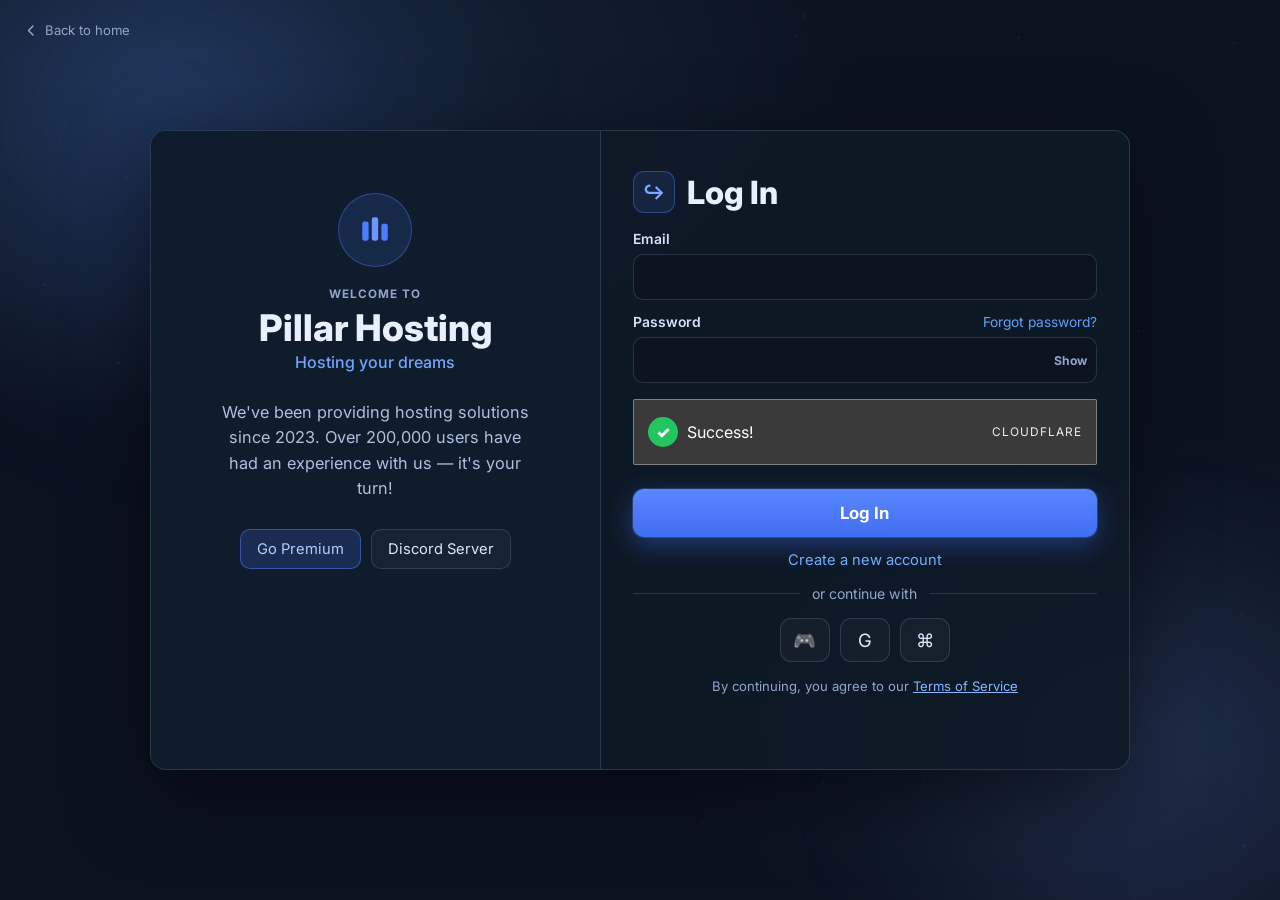
<file: profile/index.html>
<!DOCTYPE html>
<html lang="en">
<head>
  <meta charset="UTF-8" />
  <meta name="viewport" content="width=device-width, initial-scale=1.0" />
  <title>Redirecting...</title>
  <meta http-equiv="refresh" content="0; url=../dashboard.html#profile" />
</head>
<body>
  <script>
    // Fallback redirect for hosts that do not support client-side route rewrites.
    window.location.replace('../dashboard.html#profile');
  </script>
</body>
</html>
</file>
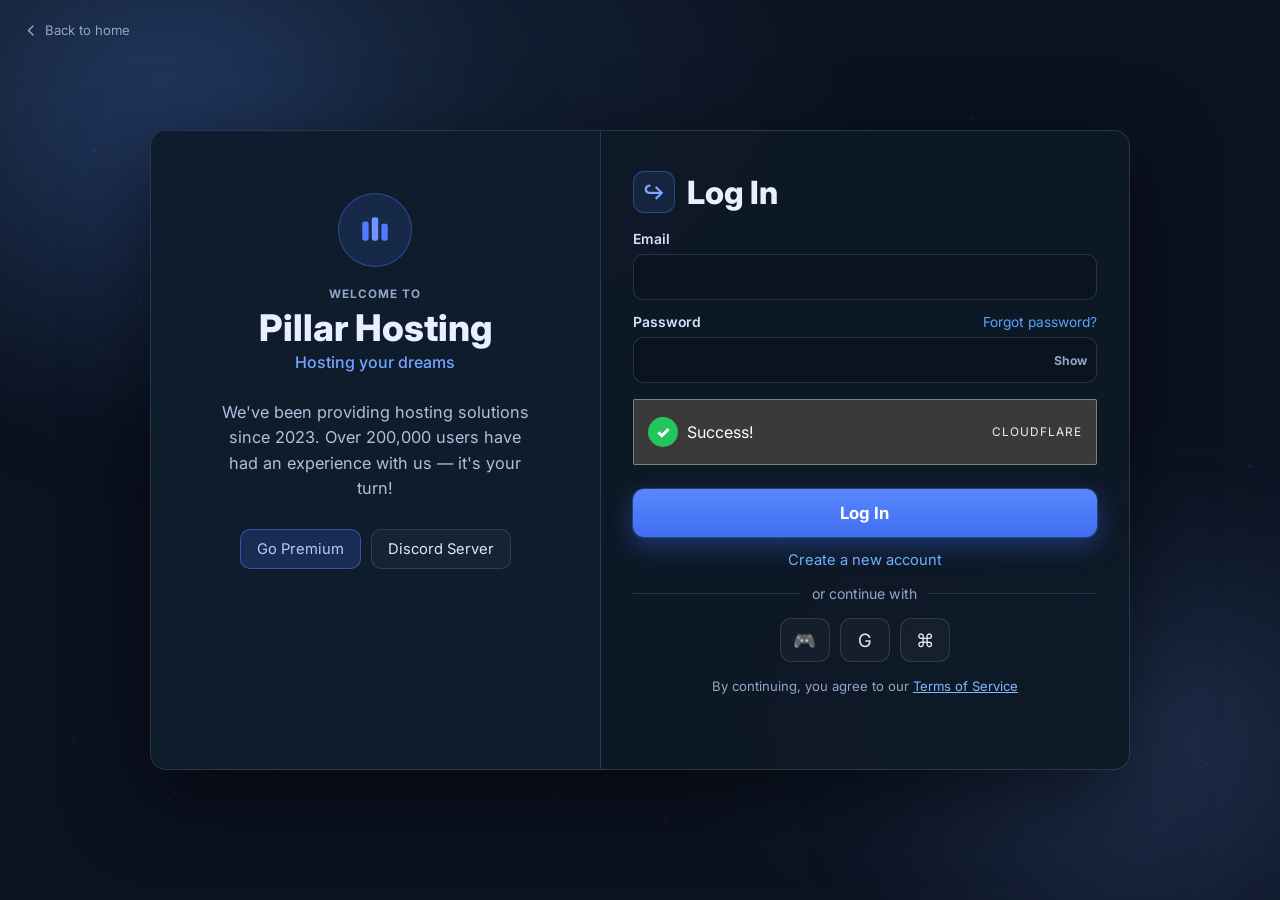
<file: dashboard.html>
<!DOCTYPE html>
<html lang="en">
<head>
  <meta charset="UTF-8" />
  <meta name="viewport" content="width=device-width, initial-scale=1.0" />
  <title>Pillar Hosting — Dashboard</title>
  <link rel="stylesheet" href="dashboard.css" />
  <link href="https://fonts.googleapis.com/css2?family=Inter:wght@300;400;500;600;700;800;900&display=swap" rel="stylesheet" />
</head>
<body>

  <!-- ─── SIDEBAR ─────────────────────────────────────────────────────── -->
  <aside class="sidebar" id="sidebar">
    <div class="sidebar-top">
      <a href="index.html" class="sidebar-logo">
        <svg viewBox="0 0 32 32" fill="none" class="logo-svg">
          <rect x="4"  y="8"  width="6" height="18" rx="2" fill="#4f7cff"/>
          <rect x="13" y="4"  width="6" height="22" rx="2" fill="#6f93ff"/>
          <rect x="22" y="10" width="6" height="16" rx="2" fill="#4f7cff"/>
        </svg>
        <div class="sidebar-brand-text">
          <span class="brand-name">Wispbyte</span>
          <span class="brand-sub">Hosting your dreams</span>
        </div>
      </a>

      <button class="sidebar-collapse" type="button" onclick="toggleSidebar()">
        <span>«</span>
        <span>Collapse</span>
      </button>

      <nav class="sidebar-nav">
        <div class="nav-group-label">MAIN <span>⌄</span></div>
        <a href="#" class="nav-item active" data-page="overview">
          <svg class="ni-icon" viewBox="0 0 20 20" fill="none"><path d="M3 9.5L10 4l7 5.5v6.5H3V9.5z" fill="currentColor"/></svg>
          <span>Dashboard</span>
          <span class="nav-badge" id="navBadgeOverview" style="display:none"></span>
        </a>
        <a href="#" class="nav-item nav-muted">
          <svg class="ni-icon" viewBox="0 0 20 20" fill="none"><rect x="3" y="4" width="14" height="12" rx="2" stroke="currentColor" stroke-width="1.6"/><path d="M3 8h14" stroke="currentColor" stroke-width="1.6"/></svg>
          <span>Billing</span>
        </a>
        <a href="#" class="nav-item nav-muted">
          <svg class="ni-icon" viewBox="0 0 20 20" fill="none"><circle cx="7" cy="8" r="2.3" fill="currentColor"/><circle cx="13" cy="8" r="2.3" fill="currentColor" opacity=".72"/><path d="M3.5 15c0-2.4 2-4.1 4.5-4.1S12.5 12.6 12.5 15" stroke="currentColor" stroke-width="1.5" stroke-linecap="round"/><path d="M9 15c.1-2 1.8-3.4 4-3.4 2.1 0 3.8 1.4 4 3.4" stroke="currentColor" stroke-width="1.5" stroke-linecap="round" opacity=".72"/></svg>
          <span>Friends</span>
        </a>
        <a href="#" class="nav-item" data-page="projects">
          <svg class="ni-icon" viewBox="0 0 20 20" fill="none"><rect x="2" y="3" width="16" height="14" rx="2" stroke="currentColor" stroke-width="1.7"/><path d="M7 3v14M2 8h5M2 13h5" stroke="currentColor" stroke-width="1.7" stroke-linecap="round"/></svg>
          <span>Your Servers</span>
          <span class="nav-badge" id="navBadgeProjects"></span>
        </a>
        <a href="#" class="nav-item nav-store" data-page="addons">
          <svg class="ni-icon" viewBox="0 0 20 20" fill="none"><path d="M6.5 8L10 3l3.5 5" stroke="currentColor" stroke-width="1.7" stroke-linecap="round" stroke-linejoin="round"/><rect x="4" y="8" width="12" height="8" rx="2" stroke="currentColor" stroke-width="1.7"/></svg>
          <span>Store</span>
        </a>
        <a href="#" class="nav-item nav-create" data-page="deploy">
          <svg class="ni-icon" viewBox="0 0 20 20" fill="none"><path d="M10 4v12M4 10h12" stroke="currentColor" stroke-width="1.8" stroke-linecap="round"/></svg>
          <span>Create Server</span>
        </a>

        <div class="nav-group-label" style="margin-top:16px">SERVERS <span>⌄</span></div>
        <a href="#" class="nav-item" data-page="console">
          <svg class="ni-icon" viewBox="0 0 20 20" fill="none"><rect x="2" y="4" width="16" height="12" rx="2" stroke="currentColor" stroke-width="1.7"/><path d="M6 8l3 2.5L6 13M11 13h4" stroke="currentColor" stroke-width="1.7" stroke-linecap="round" stroke-linejoin="round"/></svg>
          <span>Console</span>
        </a>
        <a href="#" class="nav-item" data-page="files">
          <svg class="ni-icon" viewBox="0 0 20 20" fill="none"><path d="M4 3h7l4 4v10H4V3z" stroke="currentColor" stroke-width="1.7"/><path d="M11 3v4h4" stroke="currentColor" stroke-width="1.7"/></svg>
          <span>Files</span>
        </a>
        <a href="#" class="nav-item" data-page="backups">
          <svg class="ni-icon" viewBox="0 0 20 20" fill="none"><path d="M10 3v10M6 9l4 4 4-4" stroke="currentColor" stroke-width="1.7" stroke-linecap="round" stroke-linejoin="round"/><path d="M4 15h12" stroke="currentColor" stroke-width="1.7" stroke-linecap="round"/></svg>
          <span>Backups</span>
        </a>

        <div class="nav-group-label" style="margin-top:16px">ACCOUNT <span>⌄</span></div>
        <a href="#" class="nav-item" data-page="settings">
          <svg class="ni-icon" viewBox="0 0 20 20" fill="none"><circle cx="10" cy="10" r="2.5" stroke="currentColor" stroke-width="1.7"/><path d="M10 2v2M10 16v2M2 10h2M16 10h2M4.22 4.22l1.42 1.42M14.36 14.36l1.42 1.42M4.22 15.78l1.42-1.42M14.36 5.64l1.42-1.42" stroke="currentColor" stroke-width="1.7" stroke-linecap="round"/></svg>
          <span>Profile</span>
        </a>
        <a href="#" class="nav-item" data-page="settings">
          <svg class="ni-icon" viewBox="0 0 20 20" fill="none"><circle cx="10" cy="10" r="2.5" stroke="currentColor" stroke-width="1.7"/><path d="M10 2v2M10 16v2M2 10h2M16 10h2M4.22 4.22l1.42 1.42M14.36 14.36l1.42 1.42M4.22 15.78l1.42-1.42M14.36 5.64l1.42-1.42" stroke="currentColor" stroke-width="1.7" stroke-linecap="round"/></svg>
          <span>Settings</span>
        </a>
        <a href="#" class="nav-item nav-muted">
          <svg class="ni-icon" viewBox="0 0 20 20" fill="none"><rect x="4" y="3" width="12" height="14" rx="2" stroke="currentColor" stroke-width="1.6"/><path d="M7 8h6M7 11h6" stroke="currentColor" stroke-width="1.5" stroke-linecap="round"/></svg>
          <span>Invoices</span>
        </a>
        <a href="#" class="nav-item nav-muted">
          <svg class="ni-icon" viewBox="0 0 20 20" fill="none"><path d="M10 16v-5" stroke="currentColor" stroke-width="1.6" stroke-linecap="round"/><circle cx="10" cy="6" r="1" fill="currentColor"/><circle cx="10" cy="10" r="7" stroke="currentColor" stroke-width="1.6"/></svg>
          <span>Support</span>
        </a>

        <div class="nav-group-label" style="margin-top:16px">SYSTEM <span>⌄</span></div>
        <a href="#" class="nav-item nav-muted">
          <svg class="ni-icon" viewBox="0 0 20 20" fill="none"><circle cx="5" cy="10" r="1.8" fill="currentColor"/><circle cx="15" cy="6" r="1.8" fill="currentColor"/><circle cx="15" cy="14" r="1.8" fill="currentColor"/><path d="M6.6 9.3L13.4 6.7M6.6 10.7l6.8 2.6" stroke="currentColor" stroke-width="1.5"/></svg>
          <span>Node Status</span>
        </a>
        <a href="#" class="nav-item nav-danger">
          <svg class="ni-icon" viewBox="0 0 20 20" fill="none"><path d="M5 6h10M7 6V4h6v2M7.5 8v7M12.5 8v7" stroke="currentColor" stroke-width="1.7" stroke-linecap="round"/><rect x="6" y="6" width="8" height="10" rx="1.5" stroke="currentColor" stroke-width="1.7"/></svg>
          <span>Delete Servers</span>
        </a>
      </nav>
    </div>

    <div class="sidebar-bottom">
      <div class="sidebar-theme-pill">🎮 Wispbyte Theme</div>
      <div class="user-card" id="userCard">
        <div class="user-avatar" id="userAvatar">?</div>
        <div class="user-meta">
          <span class="user-name" id="userName">Loading...</span>
          <span class="user-plan" id="userPlan">Free Plan</span>
        </div>
        <button class="user-menu-btn" onclick="toggleUserMenu()" title="Account menu">
          <svg viewBox="0 0 20 20" fill="none"><circle cx="10" cy="5" r="1.5" fill="currentColor"/><circle cx="10" cy="10" r="1.5" fill="currentColor"/><circle cx="10" cy="15" r="1.5" fill="currentColor"/></svg>
        </button>
        <div class="user-dropdown" id="userDropdown">
          <a href="#" onclick="navigateTo('settings'); return false;">Settings</a>
          <a href="index.html">Home</a>
          <div class="ud-divider"></div>
          <a href="#" onclick="Auth.logout(); return false;" class="ud-logout">Logout</a>
        </div>
      </div>
      <div class="sidebar-credit">© A David Dobos Production</div>
    </div>
  </aside>

  <!-- Sidebar overlay (mobile) -->
  <div class="sidebar-overlay" id="sidebarOverlay" onclick="closeSidebar()"></div>

  <!-- ─── MAIN ─────────────────────────────────────────────────────────── -->
  <div class="main-wrap" id="mainWrap">

    <!-- TOPBAR -->
    <header class="topbar">
      <div class="topbar-left">
        <button class="topbar-burger" onclick="toggleSidebar()">
          <svg viewBox="0 0 20 20" fill="none"><path d="M3 5h14M3 10h14M3 15h14" stroke="currentColor" stroke-width="1.8" stroke-linecap="round"/></svg>
        </button>
        <div class="topbar-breadcrumb">
          <span class="tb-app">Pillar</span>
          <svg viewBox="0 0 16 16" fill="none"><path d="M6 3l5 5-5 5" stroke="currentColor" stroke-width="1.5" stroke-linecap="round" stroke-linejoin="round"/></svg>
          <span class="tb-page" id="topbarPage">Overview</span>
        </div>
      </div>
      <div class="topbar-right">
        <div class="topbar-clock" id="topbarClock">--:--</div>
        <div class="topbar-status">
          <span class="status-dot-g"></span>
          <span>All systems operational</span>
        </div>
        <button class="topbar-icon-btn notif-btn" onclick="toggleNotifications()" title="Notifications">
          <svg viewBox="0 0 20 20" fill="none"><path d="M10 2a6 6 0 00-6 6v3l-2 3h16l-2-3V8a6 6 0 00-6-6z" stroke="currentColor" stroke-width="1.7"/><path d="M8 16a2 2 0 004 0" stroke="currentColor" stroke-width="1.7"/></svg>
          <span class="notif-count" id="notifCount" style="display:none">0</span>
        </button>
        <div class="notif-panel" id="notifPanel">
          <div class="np-header">
            <span>Notifications</span>
            <button onclick="clearNotifications()" class="np-clear">Clear all</button>
          </div>
          <div class="np-list" id="notifList">
            <div class="np-empty">No new notifications</div>
          </div>
        </div>
        <button class="topbar-icon-btn" onclick="Auth.logout()" title="Logout">
          <svg viewBox="0 0 20 20" fill="none"><path d="M13 3h4v14h-4M9 14l4-4-4-4M13 10H5" stroke="currentColor" stroke-width="1.7" stroke-linecap="round" stroke-linejoin="round"/></svg>
        </button>
      </div>
    </header>

    <!-- ── OVERVIEW PAGE ─────────────────────────────────────────────── -->
    <div class="page active" id="page-overview">
      <div class="page-header">
        <div>
          <h1 class="page-title" id="welcomeMsg">Welcome back!</h1>
          <p class="page-sub">Here's what's happening with your projects today.</p>
        </div>
        <button class="btn-primary-sm" onclick="navigateTo('deploy')">+ New Project</button>
      </div>

      <div class="stat-cards" id="overviewStats">
        <div class="stat-card" data-card-anim style="--i:0">
          <div class="sc-icon purple">PRJ</div>
          <div class="sc-info">
            <span class="sc-val" id="scProjects">0</span>
            <span class="sc-lbl">Active Projects</span>
          </div>
          <div class="sc-trend up">↑ 0%</div>
        </div>
        <div class="stat-card" data-card-anim style="--i:1">
          <div class="sc-icon green">UP</div>
          <div class="sc-info">
            <span class="sc-val">99.9<small>%</small></span>
            <span class="sc-lbl">Uptime</span>
          </div>
          <div class="sc-trend up">↑ Stable</div>
        </div>
        <div class="stat-card" data-card-anim style="--i:2">
          <div class="sc-icon blue">RAM</div>
          <div class="sc-info">
            <span class="sc-val" id="scRam">0 MB</span>
            <span class="sc-lbl">RAM Used</span>
          </div>
          <div class="sc-trend neutral">→ Normal</div>
        </div>
        <div class="stat-card" data-card-anim style="--i:3">
          <div class="sc-icon orange">REQ</div>
          <div class="sc-info">
            <span class="sc-val" id="scReqs">0</span>
            <span class="sc-lbl">Requests Today</span>
          </div>
          <div class="sc-trend up">↑ Live</div>
        </div>
      </div>

      <div class="dash-grid">
        <div class="dash-col-main">
          <div class="section-card">
            <div class="sc-header">
              <h2>Your Projects</h2>
              <button class="sc-action" onclick="navigateTo('projects')">View all →</button>
            </div>
            <div id="overviewProjectsList"></div>
          </div>

          <div class="section-card">
            <div class="sc-header"><h2>Activity Log</h2></div>
            <div class="activity-list" id="activityList">
              <div class="activity-empty">No activity yet.</div>
            </div>
          </div>
        </div>

        <div class="dash-col-side">
          <div class="section-card">
            <div class="sc-header"><h2>Quick Deploy</h2></div>
            <div class="quick-deploy-grid">
              <button class="qd-btn" onclick="quickDeploy('Web App')"><span class="qd-icon" aria-label="Web App">🌐</span>Web App</button>
              <button class="qd-btn" onclick="quickDeploy('Discord Bot')"><span class="qd-icon" aria-label="Discord Bot">🤖</span>Discord Bot</button>
            </div>
          </div>

          <div class="section-card">
            <div class="sc-header"><h2>Resource Usage</h2></div>
            <div class="resource-bars">
              <div class="resource-item">
                <div class="ri-label"><span>CPU</span><span id="cpuVal">0%</span></div>
                <div class="ri-bar"><div class="ri-fill cpu" id="cpuBar"></div></div>
              </div>
              <div class="resource-item">
                <div class="ri-label"><span>RAM</span><span id="ramVal">0%</span></div>
                <div class="ri-bar"><div class="ri-fill ram" id="ramBar"></div></div>
              </div>
              <div class="resource-item">
                <div class="ri-label"><span>Network</span><span id="netVal">0 KB/s</span></div>
                <div class="ri-bar"><div class="ri-fill net" id="netBar"></div></div>
              </div>
              <div class="resource-item">
                <div class="ri-label"><span>Storage</span><span id="stoVal">0%</span></div>
                <div class="ri-bar"><div class="ri-fill sto" id="stoBar"></div></div>
              </div>
            </div>
          </div>
        </div>
      </div>
    </div>

    <!-- ── PROJECTS PAGE ─────────────────────────────────────────────── -->
    <div class="page" id="page-projects">
      <div class="page-header">
        <div>
          <h1 class="page-title">Projects</h1>
          <p class="page-sub">Manage and monitor all your deployments.</p>
        </div>
        <div class="page-header-actions">
          <div class="search-wrap">
            <svg viewBox="0 0 20 20" fill="none"><circle cx="8.5" cy="8.5" r="5.5" stroke="currentColor" stroke-width="1.7"/><path d="M13 13l4 4" stroke="currentColor" stroke-width="1.7" stroke-linecap="round"/></svg>
            <input type="text" id="projectSearch" placeholder="Search projects..." oninput="filterProjects()" />
          </div>
          <button class="btn-primary-sm" onclick="navigateTo('deploy')">+ New Project</button>
        </div>
      </div>
      <div id="projectsGrid" class="projects-grid"></div>
    </div>

    <!-- ── CONSOLE PAGE ──────────────────────────────────────────────── -->
    <div class="page" id="page-console">
      <div class="page-header">
        <div>
          <h1 class="page-title">Console</h1>
          <p class="page-sub">Live terminal output for your deployments.</p>
        </div>
        <div class="page-header-actions">
          <select class="form-select" id="consoleProjectSelect" onchange="switchConsoleProject()">
            <option value="">Select a project...</option>
          </select>
        </div>
      </div>
      <div class="console-wrap">
        <div class="console-toolbar">
          <div class="ct-left">
            <span class="ct-dot red"></span>
            <span class="ct-dot yellow"></span>
            <span class="ct-dot green"></span>
            <span class="ct-title" id="consoleTitle">No project selected</span>
          </div>
          <div class="ct-right">
            <button class="ct-btn" onclick="clearConsole()">Clear</button>
            <button class="ct-btn" onclick="copyConsole()">Copy</button>
            <button class="ct-btn" onclick="downloadLogs()">Download Logs</button>
          </div>
        </div>
        <div class="console-body" id="consoleBody">
          <div class="console-placeholder">Select a project to view its console output.</div>
        </div>
        <div class="console-input-row">
          <span class="ci-prompt">$</span>
          <input type="text" class="ci-input" id="consoleInput" placeholder="Enter command..." onkeydown="handleConsoleCmd(event)" />
          <button class="ci-run" onclick="runConsoleCmd()">Run</button>
        </div>
      </div>
    </div>

    <!-- ── FILES PAGE ────────────────────────────────────────────────── -->
    <div class="page" id="page-files">
      <div class="page-header">
        <div>
          <h1 class="page-title">Files</h1>
          <p class="page-sub">Browse and manage project files.</p>
        </div>
        <div class="page-header-actions">
          <select class="form-select" id="filesProjectSelect" onchange="loadFiles()"></select>
          <button class="btn-primary-sm" onclick="uploadFileDialog()">Upload</button>
        </div>
      </div>
      <div class="files-card">
        <div class="files-breadcrumb" id="filesBreadcrumb">/ root</div>
        <table class="data-table" id="filesTable">
          <thead><tr><th>Name</th><th>Size</th><th>Modified</th><th>Actions</th></tr></thead>
          <tbody id="filesBody"></tbody>
        </table>
      </div>
    </div>

    <!-- ── ADDONS PAGE ───────────────────────────────────────────────── -->
    <div class="page" id="page-addons">
      <div class="page-header">
        <div>
          <h1 class="page-title">Addons</h1>
          <p class="page-sub">Extend your projects with powerful integrations.</p>
        </div>
      </div>
      <div class="addons-grid" id="addonsGrid"></div>
    </div>

    <!-- ── BACKUPS PAGE ──────────────────────────────────────────────── -->
    <div class="page" id="page-backups">
      <div class="page-header">
        <div>
          <h1 class="page-title">Backups</h1>
          <p class="page-sub">Automatic and manual snapshots of your projects.</p>
        </div>
        <button class="btn-primary-sm" onclick="createBackup()">+ Create Backup</button>
      </div>
      <div class="section-card">
        <table class="data-table">
          <thead><tr><th>Backup</th><th>Project</th><th>Size</th><th>Created</th><th>Actions</th></tr></thead>
          <tbody id="backupsBody"></tbody>
        </table>
      </div>
    </div>

    <!-- ── DEPLOY PAGE ───────────────────────────────────────────────── -->
    <div class="page" id="page-deploy">
      <div class="page-header">
        <div>
          <h1 class="page-title">Deploy</h1>
          <p class="page-sub">Launch a new project in seconds.</p>
        </div>
      </div>
      <div class="deploy-layout">
        <div class="deploy-form-card">
          <h2>Project Details</h2>
          <div class="form-group">
            <label>Server Name <span class="label-hint">(optional)</span></label>
            <input type="text" class="form-input" id="deployName" placeholder="my-awesome-app" />
          </div>
          <div class="form-group">
            <label>What are we making?</label>
            <div class="category-picker" id="categoryPicker">
              <button class="category-btn active" data-category="webapp" data-default-type="Flask"><span class="qd-icon" aria-label="Web App">🌐</span><div><strong>Web App</strong><span>Flask, Django, FastAPI, Express, Koa</span></div></button>
              <button class="category-btn" data-category="discord" data-default-type="Python"><span class="qd-icon" aria-label="Discord Bot">🤖</span><div><strong>Discord Bot</strong><span>Python, NodeJS, Bun, Java</span></div></button>
            </div>
            <label>What type?</label>
            <div class="type-picker" id="typePicker"></div>
            <button class="type-back" id="typeBack" type="button" style="display:none">← Back</button>
          </div>
          <div class="form-group">
            <label>Deployment Method</label>
            <div class="method-tabs" id="methodTabs">
              <button class="method-tab active" data-method="github"><svg class="method-icon" viewBox="0 0 24 24" aria-hidden="true"><circle cx="6" cy="6" r="2" fill="currentColor"/><circle cx="18" cy="8" r="2" fill="currentColor"/><circle cx="8" cy="18" r="2" fill="currentColor"/><path d="M7.6 7.3l8 1.4M7.3 7.8l-.8 8M16.4 9.3l-6.8 7.1" stroke="currentColor" stroke-width="1.6" fill="none" stroke-linecap="round"/></svg>GitHub Import</button>
              <button class="method-tab" data-method="upload"><svg class="method-icon" viewBox="0 0 24 24" aria-hidden="true"><path d="M12 4v10M8.5 7.5L12 4l3.5 3.5" stroke="currentColor" stroke-width="1.8" fill="none" stroke-linecap="round" stroke-linejoin="round"/><rect x="4" y="14" width="16" height="6" rx="2" fill="none" stroke="currentColor" stroke-width="1.6"/></svg>File Upload</button>
              <button class="method-tab" data-method="zip"><svg class="method-icon" viewBox="0 0 24 24" aria-hidden="true"><rect x="4" y="5" width="16" height="14" rx="2" fill="none" stroke="currentColor" stroke-width="1.6"/><path d="M12 6v12" stroke="currentColor" stroke-width="1.4" stroke-dasharray="2 2"/><path d="M8 10h2M8 14h2" stroke="currentColor" stroke-width="1.6" stroke-linecap="round"/></svg>Direct ZIP</button>
            </div>
          </div>
          <div class="form-group" id="repoGroup">
            <label>Repository URL</label>
            <input type="text" class="form-input" id="deployRepo" placeholder="https://github.com/user/repo" />
          </div>
          <div class="form-group">
            <label>Environment Variables <span class="label-hint">(optional)</span></label>
            <textarea class="form-input form-textarea" id="deployEnv" placeholder="PORT=3000&#10;NODE_ENV=production"></textarea>
          </div>
          <div class="form-group">
            <label>Plan</label>
            <div class="plan-picker">
              <label class="plan-radio active" id="planFree"><input type="radio" name="plan" value="free" checked /> Free Forever — 512MB RAM · 1 vCPU · Always $0</label>
            </div>
          </div>
          <button class="btn-deploy" id="btnDeploy" onclick="deployProject()">
            <span id="deployBtnText">Deploy Project</span>
          </button>
        </div>
        <div class="deploy-preview-card">
          <h2>Deployment Preview</h2>
          <div class="deploy-preview" id="deployPreview">
            <div class="dp-row"><span class="dp-k">Name</span><span class="dp-v" id="dpName">—</span></div>
            <div class="dp-row"><span class="dp-k">Type</span><span class="dp-v" id="dpType">Flask</span></div>
            <div class="dp-row"><span class="dp-k">Method</span><span class="dp-v" id="dpMethod">GitHub Import</span></div>
            <div class="dp-row"><span class="dp-k">Plan</span><span class="dp-v" id="dpPlan">Free</span></div>
            <div class="dp-row"><span class="dp-k">Status</span><span class="dp-v"><span class="tag-ready">Ready to deploy</span></span></div>
          </div>
          <div class="deploy-log" id="deployLog" style="display:none">
            <div class="dl-header">Deploy Log</div>
            <div class="dl-body" id="deployLogBody"></div>
          </div>
        </div>
      </div>
    </div>

    <!-- ── PROJECT MANAGER PAGE ─────────────────────────────────────── -->
    <div class="page" id="page-manage">
      <div class="page-header">
        <div>
          <h1 class="page-title" id="manageProjectTitle">Project Manager</h1>
          <p class="page-sub" id="manageProjectSub">Manage runtime, files, packages, and startup for a selected project.</p>
        </div>
        <button class="btn-primary-sm" onclick="navigateTo('projects')">← Back to Projects</button>
      </div>

      <div class="manage-shell" id="manageShell">
        <div class="manage-empty">
          <h3>No project selected</h3>
          <p>Open the Projects page and click Manage Project on any project.</p>
        </div>
      </div>
    </div>

    <!-- ── SETTINGS PAGE ─────────────────────────────────────────────── -->
    <div class="page" id="page-settings">
      <div class="page-header">
        <div>
          <h1 class="page-title">Settings</h1>
          <p class="page-sub">Manage your account and preferences.</p>
        </div>
      </div>
      <div class="settings-layout">
        <div class="settings-card">
          <h2>Profile</h2>
          <div class="profile-avatar-row">
            <div class="big-avatar" id="bigAvatar">?</div>
            <div>
              <p style="font-weight:600;color:#fff" id="profileNameDisplay">—</p>
              <p style="font-size:0.8rem;color:var(--muted)" id="profileEmailDisplay">—</p>
            </div>
          </div>
          <div class="form-group"><label>Display Name</label><input type="text" class="form-input" id="settingName" /></div>
          <div class="form-group"><label>Email Address</label><input type="email" class="form-input" id="settingEmail" /></div>
          <button class="btn-save" onclick="saveProfile()">Save Changes</button>
          <div class="save-msg" id="profileMsg" style="display:none"></div>
        </div>

        <div class="settings-card">
          <h2>Security</h2>
          <div class="form-group"><label>Current Password</label><input type="password" class="form-input" id="settingOldPass" placeholder="••••••••" /></div>
          <div class="form-group"><label>New Password</label><input type="password" class="form-input" id="settingNewPass" placeholder="Min. 6 characters" /></div>
          <div class="form-group"><label>Confirm New Password</label><input type="password" class="form-input" id="settingConfPass" placeholder="••••••••" /></div>
          <button class="btn-save" onclick="changePassword()">Update Password</button>
          <div class="save-msg" id="passMsg" style="display:none"></div>
        </div>

        <div class="settings-card">
          <h2>Subscription</h2>
          <div class="plan-display" id="planDisplay">
            <div class="pd-pill free">FREE FOREVER</div>
            <div>
              <p class="pd-name">Pillar Free</p>
              <p class="pd-desc">Unlimited projects · 512 MB RAM · Always $0</p>
            </div>
          </div>
          <p style="font-size:0.82rem;color:var(--muted);margin-top:8px">Pillar Hosting is completely free. No upgrades, no credit card ever.</p>
        </div>

        <div class="settings-card danger-zone">
          <h2>Danger Zone</h2>
          <p>Permanently delete your account and all data. This action cannot be undone.</p>
          <button class="btn-danger" onclick="confirmDeleteAccount()">Delete Account</button>
        </div>
      </div>
    </div>

  </div><!-- /main-wrap -->

  <script src="auth.js"></script>
  <script src="dashboard.js"></script>
</body>
</html>
</file>
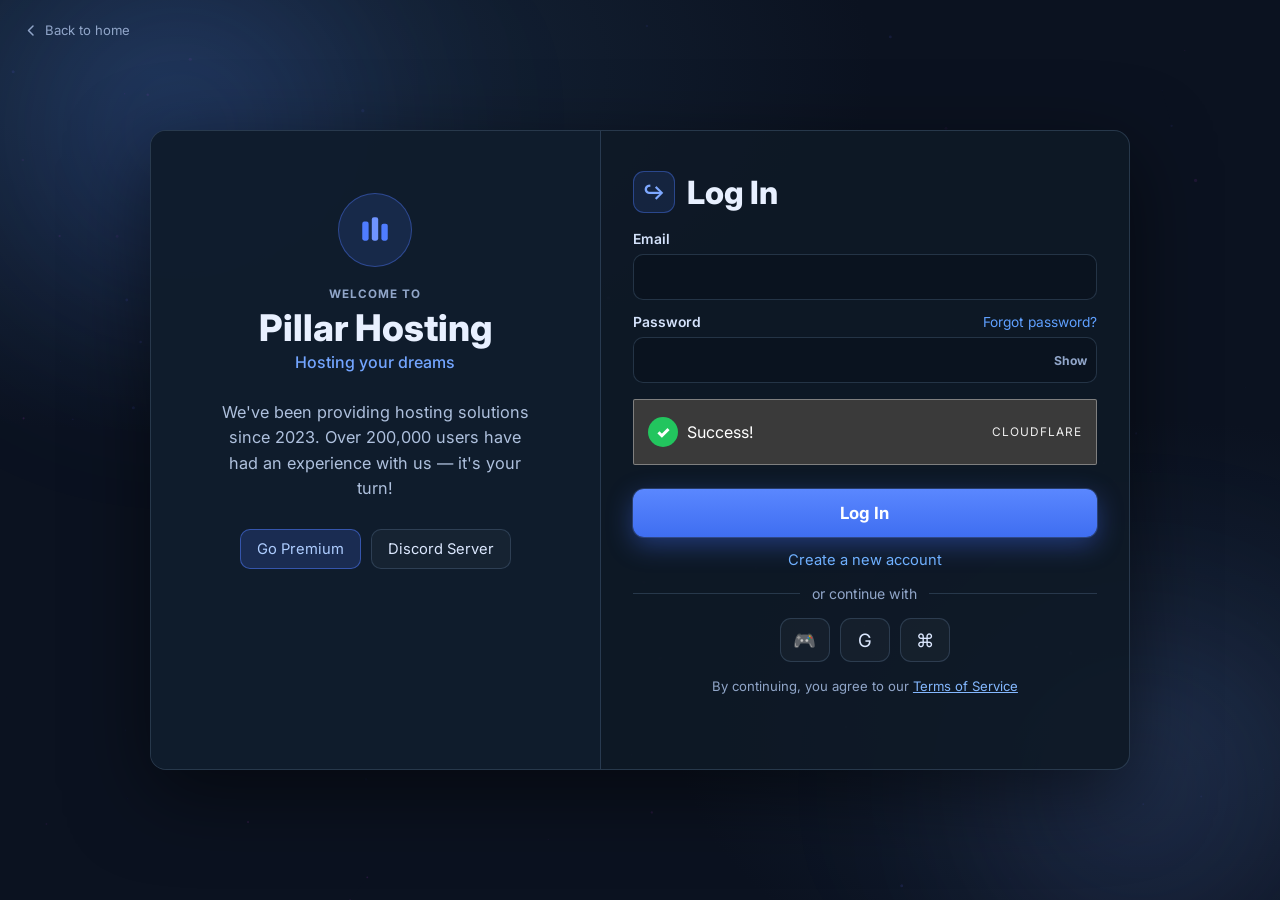
<file: login.html>
<!DOCTYPE html>
<html lang="en">
<head>
  <meta charset="UTF-8" />
  <meta name="viewport" content="width=device-width, initial-scale=1.0" />
  <title>Pillar Hosting — Login</title>
  <link rel="stylesheet" href="login.css" />
  <link href="https://fonts.googleapis.com/css2?family=Inter:wght@300;400;500;600;700;800&display=swap" rel="stylesheet" />
</head>
<body>

  <!-- Animated background -->
  <canvas id="bgCanvas"></canvas>
  <div class="bg-glow glow1"></div>
  <div class="bg-glow glow2"></div>

  <a href="index.html" class="back-home">
    <svg viewBox="0 0 20 20" fill="none"><path d="M12 4l-6 6 6 6" stroke="currentColor" stroke-width="2" stroke-linecap="round" stroke-linejoin="round"/></svg>
    Back to home
  </a>

  <main class="auth-shell">
    <section class="split-auth" id="authCard">
      <aside class="auth-brand">
        <div class="brand-badge">
          <svg viewBox="0 0 32 32" fill="none" class="brand-icon">
            <rect x="4"  y="8"  width="6" height="18" rx="2" fill="#4f7cff"/>
            <rect x="13" y="4"  width="6" height="22" rx="2" fill="#6f93ff"/>
            <rect x="22" y="10" width="6" height="16" rx="2" fill="#4f7cff"/>
          </svg>
        </div>
        <p class="brand-overline">WELCOME TO</p>
        <h2>Pillar Hosting</h2>
        <p class="brand-sub">Hosting your dreams</p>
        <p class="brand-copy">We've been providing hosting solutions since 2023. Over 200,000 users have had an experience with us — it's your turn!</p>
        <div class="brand-actions">
          <a href="#" class="brand-btn primary">Go Premium</a>
          <a href="#" class="brand-btn">Discord Server</a>
        </div>
      </aside>

      <section class="auth-panel">
        <div class="auth-top">
          <div class="auth-top-icon">↪</div>
          <h1 id="authHeading">Log In</h1>
        </div>

        <div class="auth-banner error" id="bannerError" style="display:none"></div>
        <div class="auth-banner success" id="bannerSuccess" style="display:none"></div>

        <form class="auth-form" id="formLogin" onsubmit="handleLogin(event)">
          <div class="field-group">
            <label for="loginEmail">Email</label>
            <div class="field-wrap">
              <input type="email" id="loginEmail" autocomplete="email" required />
            </div>
          </div>
          <div class="field-group">
            <div class="field-head">
              <label for="loginPassword">Password</label>
              <a href="#" class="forgot-link">Forgot password?</a>
            </div>
            <div class="field-wrap">
              <input type="password" id="loginPassword" autocomplete="current-password" required />
              <button type="button" class="eye-btn" onclick="togglePass('loginPassword', this)">Show</button>
            </div>
          </div>

          <div class="captcha-box">
            <span class="captcha-check">✓</span>
            <span>Success!</span>
            <span class="captcha-brand">Cloudflare</span>
          </div>

          <button type="submit" class="btn-auth" id="btnLogin">
            <span class="btn-text">Log In</span>
            <span class="btn-spinner" style="display:none">
              <svg class="spin" viewBox="0 0 24 24" fill="none"><circle cx="12" cy="12" r="9" stroke="currentColor" stroke-width="3" stroke-dasharray="28 56"/></svg>
            </span>
          </button>
        </form>

        <form class="auth-form" id="formSignup" style="display:none" onsubmit="handleSignup(event)">
          <div class="field-group">
            <label for="signupName">Display name</label>
            <div class="field-wrap">
              <input type="text" id="signupName" autocomplete="name" required />
            </div>
          </div>
          <div class="field-group">
            <label for="signupEmail">Email</label>
            <div class="field-wrap">
              <input type="email" id="signupEmail" autocomplete="email" required />
            </div>
          </div>
          <div class="field-group">
            <label for="signupPassword">Password</label>
            <div class="field-wrap">
              <input type="password" id="signupPassword" autocomplete="new-password" required />
              <button type="button" class="eye-btn" onclick="togglePass('signupPassword', this)">Show</button>
            </div>
            <div class="strength-bar"><div class="strength-fill" id="strengthFill"></div></div>
            <span class="strength-label" id="strengthLabel"></span>
          </div>
          <button type="submit" class="btn-auth" id="btnSignup">
            <span class="btn-text">Create Account</span>
            <span class="btn-spinner" style="display:none">
              <svg class="spin" viewBox="0 0 24 24" fill="none"><circle cx="12" cy="12" r="9" stroke="currentColor" stroke-width="3" stroke-dasharray="28 56"/></svg>
            </span>
          </button>
        </form>

        <a href="#" class="switch-link" id="switchLink">Create a new account</a>

        <div class="auth-divider"><span>or continue with</span></div>

        <div class="social-row">
          <button class="social-btn" type="button" onclick="demoLogin()">🎮</button>
          <button class="social-btn" type="button">G</button>
          <button class="social-btn" type="button">⌘</button>
        </div>

        <p class="auth-terms">By continuing, you agree to our <a href="#">Terms of Service</a></p>
      </section>
    </section>
  </main>

  <script src="auth.js"></script>
  <script src="login.js"></script>
</body>
</html>
</file>
<file: dashboard.css>
/* ═══════════════════════════════════════════════════════
   dashboard.css — Pella Dashboard
═══════════════════════════════════════════════════════ */
*, *::before, *::after { box-sizing: border-box; margin: 0; padding: 0; }

:root {
  --bg:        #0a131f;
  --bg2:       #0d1826;
  --card:      #111d2d;
  --card2:     #142235;
  --border:    rgba(150,170,200,0.16);
  --border-h:  rgba(120,150,200,0.26);
  --pink:      #7da0d8;
  --pink2:     #668fcf;
  --text:      #d9e6fa;
  --muted:     #93a8c6;
  --green:     #5ba77f;
  --blue:      #6f97c9;
  --orange:    #b48859;
  --red:       #bb6d73;
  --sidebar-w: 230px;
  --topbar-h:  58px;
  --r:         12px;
}

html, body { height: 100%; overflow: hidden; }
body {
  font-family: 'Inter', system-ui, sans-serif;
  background: var(--bg);
  color: var(--text);
  display: flex;
}
a { text-decoration: none; color: inherit; }
button { font-family: inherit; cursor: pointer; }

/* ── SIDEBAR ─────────────────────────────────────────────────────────────── */
.sidebar {
  width: var(--sidebar-w);
  height: 100vh;
  background: #0b1724;
  border-right: 1px solid var(--border);
  display: flex;
  flex-direction: column;
  justify-content: space-between;
  flex-shrink: 0;
  overflow-y: auto;
  z-index: 50;
  transition: transform 0.28s cubic-bezier(0.22,1,0.36,1);
  /* Custom scrollbar */
  scrollbar-width: thin;
  scrollbar-color: rgba(255,255,255,0.08) transparent;
}
.sidebar::-webkit-scrollbar { width: 4px; }
.sidebar::-webkit-scrollbar-thumb { background: rgba(255,255,255,0.08); border-radius: 2px; }

.sidebar-top { padding: 0 10px 10px; }

.sidebar-logo {
  display: flex;
  align-items: flex-start;
  gap: 10px;
  padding: 14px 12px 10px;
  color: #fff;
  letter-spacing: -0.2px;
  margin-bottom: 6px;
  transition: opacity 0.2s;
}
.sidebar-logo:hover { opacity: 0.8; }
.logo-svg { width: 26px; height: 26px; }

.sidebar-brand-text {
  display: flex;
  flex-direction: column;
}
.brand-name {
  font-size: 1.05rem;
  font-weight: 800;
  color: #f1f6ff;
  line-height: 1.1;
}
.brand-sub {
  font-size: 0.88rem;
  color: #7fa1cc;
  margin-top: 2px;
}

.sidebar-collapse {
  width: calc(100% - 24px);
  margin: 8px 12px 14px;
  height: 38px;
  border: 1px solid rgba(170,190,220,0.3);
  border-radius: 10px;
  background: rgba(255,255,255,0.03);
  color: #d2dff2;
  font-size: 0.87rem;
  font-weight: 600;
  display: inline-flex;
  align-items: center;
  justify-content: center;
  gap: 8px;
}
.sidebar-collapse:hover {
  background: rgba(255,255,255,0.06);
}

.sidebar-nav { display: flex; flex-direction: column; gap: 2px; }

.nav-group-label {
  font-size: 0.72rem;
  font-weight: 700;
  letter-spacing: 1px;
  color: var(--muted);
  padding: 8px 12px 6px;
  opacity: 0.9;
  display: flex;
  align-items: center;
  justify-content: space-between;
}

.nav-item {
  display: flex;
  align-items: center;
  gap: 10px;
  padding: 10px 12px;
  border-radius: 10px;
  font-size: 0.875rem;
  font-weight: 600;
  color: var(--muted);
  border: 1px solid rgba(150,170,200,0.13);
  background: rgba(255,255,255,0.015);
  transition: background 0.18s, color 0.18s, transform 0.15s;
  position: relative;
}
.ni-icon { width: 17px; height: 17px; flex-shrink: 0; }
.nav-item span:nth-child(2) { flex: 1; }
.nav-item:hover {
  background: rgba(255,255,255,0.06);
  color: var(--text);
  transform: translateX(1px);
}
.nav-item.active {
  background: rgba(89,126,184,0.22);
  color: #dce9ff;
  border-color: rgba(118,154,206,0.42);
  font-weight: 600;
}

.nav-item.nav-store {
  background: rgba(120,108,55,0.16);
  border-color: rgba(174,158,84,0.32);
}
.nav-item.nav-create {
  background: rgba(53,129,104,0.16);
  border-color: rgba(82,166,137,0.34);
}
.nav-item.nav-danger {
  background: rgba(130,58,72,0.17);
  border-color: rgba(177,92,109,0.34);
  color: #e0b4bd;
}
.nav-item.nav-muted {
  color: #b4c5dd;
}

.nav-badge {
  min-width: 18px;
  height: 18px;
  background: #4f7ab1;
  color: #fff;
  font-size: 0.62rem;
  font-weight: 800;
  border-radius: 9px;
  display: flex;
  align-items: center;
  justify-content: center;
  padding: 0 5px;
}

/* ── SIDEBAR BOTTOM (user card) ──────────────────────────────────────────── */
.sidebar-bottom {
  padding: 12px 10px 18px;
  border-top: 1px solid var(--border);
}

.sidebar-theme-pill {
  margin: 0 0 10px;
  border: 1px solid rgba(160,182,214,0.28);
  border-radius: 9px;
  background: rgba(255,255,255,0.02);
  color: #cfddf2;
  font-size: 0.82rem;
  font-weight: 600;
  text-align: center;
  padding: 8px 10px;
}

.user-card {
  display: flex;
  align-items: center;
  gap: 10px;
  padding: 10px 12px;
  border-radius: 10px;
  background: rgba(255,255,255,0.03);
  border: 1px solid var(--border);
  position: relative;
  transition: border-color 0.2s;
}
.user-card:hover { border-color: var(--border-h); }

.user-avatar {
  width: 34px; height: 34px;
  border-radius: 9px;
  background: linear-gradient(135deg, #557db5, #446da7);
  display: flex;
  align-items: center;
  justify-content: center;
  font-size: 0.75rem;
  font-weight: 800;
  color: #fff;
  flex-shrink: 0;
}
.user-meta { flex: 1; min-width: 0; }
.user-name { display: block; font-size: 0.83rem; font-weight: 700; color: #fff; white-space: nowrap; overflow: hidden; text-overflow: ellipsis; }
.user-plan { display: block; font-size: 0.68rem; color: var(--muted); }

.user-menu-btn {
  background: none;
  border: none;
  color: var(--muted);
  padding: 2px;
  display: flex;
  align-items: center;
  border-radius: 5px;
  transition: color 0.2s, background 0.2s;
}
.user-menu-btn svg { width: 16px; height: 16px; }
.user-menu-btn:hover { color: var(--text); background: rgba(255,255,255,0.08); }

.user-dropdown {
  display: none;
  position: absolute;
  bottom: calc(100% + 6px);
  left: 0; right: 0;
  background: var(--card2);
  border: 1px solid var(--border);
  border-radius: 10px;
  padding: 6px;
  z-index: 100;
  animation: fadeSlideUp 0.2s ease both;
}
.user-dropdown.open { display: block; }
@keyframes fadeSlideUp {
  from { opacity: 0; transform: translateY(8px); }
  to   { opacity: 1; transform: translateY(0); }
}
.user-dropdown a {
  display: block;
  padding: 8px 10px;
  font-size: 0.82rem;
  color: var(--muted);
  border-radius: 7px;
  transition: background 0.15s, color 0.15s;
}
.user-dropdown a:hover { background: rgba(255,255,255,0.05); color: var(--text); }
.ud-divider { height: 1px; background: var(--border); margin: 4px 0; }
.ud-logout { color: var(--red) !important; }
.ud-logout:hover { background: rgba(239,68,68,0.1) !important; }

.sidebar-credit {
  margin-top: 10px;
  text-align: center;
  color: var(--muted);
  opacity: 0.8;
  font-size: 0.72rem;
}

/* ── SIDEBAR OVERLAY (mobile) ────────────────────────────────────────────── */
.sidebar-overlay {
  display: none;
  position: fixed;
  inset: 0;
  background: rgba(0,0,0,0.6);
  z-index: 49;
  backdrop-filter: blur(2px);
}

/* ── MAIN WRAP ───────────────────────────────────────────────────────────── */
.main-wrap {
  flex: 1;
  display: flex;
  flex-direction: column;
  overflow: hidden;
  min-width: 0;
}

/* ── TOPBAR ──────────────────────────────────────────────────────────────── */
.topbar {
  height: var(--topbar-h);
  background: var(--bg2);
  border-bottom: 1px solid var(--border);
  display: flex;
  align-items: center;
  justify-content: space-between;
  padding: 0 22px;
  flex-shrink: 0;
  gap: 16px;
}
.topbar-left { display: flex; align-items: center; gap: 14px; }
.topbar-right { display: flex; align-items: center; gap: 10px; }

.topbar-burger {
  background: none;
  border: none;
  color: var(--muted);
  padding: 6px;
  display: none;
  border-radius: 8px;
  transition: color 0.2s, background 0.2s;
}
.topbar-burger svg { width: 20px; height: 20px; }
.topbar-burger:hover { color: var(--text); background: rgba(255,255,255,0.06); }

.topbar-breadcrumb {
  display: flex;
  align-items: center;
  gap: 6px;
  font-size: 0.85rem;
}
.topbar-breadcrumb svg { width: 14px; height: 14px; color: var(--muted); }
.tb-app { color: var(--muted); }
.tb-page { font-weight: 700; color: #fff; }

.topbar-clock {
  font-size: 0.8rem;
  font-weight: 600;
  color: var(--muted);
  font-variant-numeric: tabular-nums;
  min-width: 40px;
}

.topbar-status {
  display: flex;
  align-items: center;
  gap: 6px;
  font-size: 0.75rem;
  color: var(--muted);
  background: rgba(34,197,94,0.06);
  border: 1px solid rgba(34,197,94,0.15);
  padding: 4px 10px;
  border-radius: 20px;
}
.status-dot-g {
  width: 6px; height: 6px;
  background: var(--green);
  border-radius: 50%;
  animation: pulseGreen 2.5s infinite;
}
@keyframes pulseGreen {
  0%,100% { box-shadow: 0 0 0 0 rgba(34,197,94,0.5); }
  50%      { box-shadow: 0 0 0 4px rgba(34,197,94,0); }
}

.topbar-icon-btn {
  position: relative;
  background: none;
  border: 1px solid var(--border);
  color: var(--muted);
  width: 34px; height: 34px;
  border-radius: 8px;
  display: flex;
  align-items: center;
  justify-content: center;
  transition: color 0.2s, border-color 0.2s, background 0.2s;
}
.topbar-icon-btn svg { width: 17px; height: 17px; }
.topbar-icon-btn:hover { color: var(--text); border-color: rgba(255,255,255,0.2); background: rgba(255,255,255,0.05); }

.notif-count {
  position: absolute;
  top: -5px; right: -5px;
  background: var(--pink);
  color: #fff;
  font-size: 0.58rem;
  font-weight: 800;
  min-width: 16px; height: 16px;
  border-radius: 8px;
  display: flex;
  align-items: center;
  justify-content: center;
  padding: 0 3px;
  border: 2px solid var(--bg2);
}
.notif-panel {
  display: none;
  position: absolute;
  top: calc(var(--topbar-h) + 4px);
  right: 80px;
  width: 300px;
  background: var(--card2);
  border: 1px solid var(--border);
  border-radius: 14px;
  z-index: 200;
  box-shadow: 0 20px 60px rgba(0,0,0,0.5);
  animation: fadeSlideUp 0.2s ease both;
  overflow: hidden;
}
.notif-panel.open { display: block; }
.np-header {
  display: flex;
  align-items: center;
  justify-content: space-between;
  padding: 12px 14px;
  border-bottom: 1px solid var(--border);
  font-size: 0.82rem;
  font-weight: 700;
  color: #fff;
}
.np-clear { background: none; border: none; color: var(--muted); font-size: 0.75rem; cursor: pointer; }
.np-clear:hover { color: var(--text); }
.np-list { max-height: 280px; overflow-y: auto; }
.np-empty { padding: 24px; text-align: center; font-size: 0.82rem; color: var(--muted); }
.np-item {
  padding: 12px 14px;
  border-bottom: 1px solid var(--border);
  font-size: 0.82rem;
}
.np-item:last-child { border-bottom: none; }
.np-item-title { font-weight: 600; color: var(--text); margin-bottom: 3px; }
.np-item-time { font-size: 0.72rem; color: var(--muted); }

/* ── PAGES ───────────────────────────────────────────────────────────────── */
.page {
  display: none;
  flex: 1;
  overflow-y: auto;
  padding: 26px 26px 40px;
  scrollbar-width: thin;
  scrollbar-color: rgba(255,255,255,0.07) transparent;
  animation: pageIn 0.3s ease both;
}
.page.active { display: block; }
@keyframes pageIn {
  from { opacity: 0; transform: translateY(10px); }
  to   { opacity: 1; transform: translateY(0); }
}
.page::-webkit-scrollbar { width: 4px; }
.page::-webkit-scrollbar-thumb { background: rgba(255,255,255,0.07); border-radius: 2px; }

.page-header {
  display: flex;
  align-items: flex-start;
  justify-content: space-between;
  gap: 16px;
  margin-bottom: 24px;
  flex-wrap: wrap;
}
.page-title { font-size: 1.4rem; font-weight: 800; color: #fff; margin-bottom: 4px; }
.page-sub { font-size: 0.85rem; color: var(--muted); }
.page-header-actions { display: flex; align-items: center; gap: 10px; flex-wrap: wrap; }

/* ── STAT CARDS ──────────────────────────────────────────────────────────── */
.stat-cards {
  display: grid;
  grid-template-columns: repeat(4, 1fr);
  gap: 14px;
  margin-bottom: 24px;
}

.stat-card {
  background: var(--card);
  border: 1px solid var(--border);
  border-radius: var(--r);
  padding: 18px 16px;
  display: flex;
  align-items: center;
  gap: 14px;
  transition: border-color 0.25s, transform 0.2s, box-shadow 0.2s;
  animation: cardSlideIn 0.4s calc(var(--i) * 80ms) ease both;
}
@keyframes cardSlideIn {
  from { opacity: 0; transform: translateY(16px); }
  to   { opacity: 1; transform: translateY(0); }
}
.stat-card:hover {
  border-color: var(--border-h);
  transform: translateY(-2px);
  box-shadow: 0 8px 30px rgba(217,70,239,0.08);
}

.sc-icon {
  width: 42px; height: 42px;
  border-radius: 10px;
  display: flex;
  align-items: center;
  justify-content: center;
  font-size: 0.62rem;
  font-weight: 800;
  letter-spacing: 0.5px;
  flex-shrink: 0;
}
.sc-icon.purple { background: rgba(217,70,239,0.12); }
.sc-icon.green  { background: rgba(34,197,94,0.12); }
.sc-icon.blue   { background: rgba(59,130,246,0.12); }
.sc-icon.orange { background: rgba(249,115,22,0.12); }

.sc-info { flex: 1; }
.sc-val { display: block; font-size: 1.55rem; font-weight: 900; color: #fff; line-height: 1.2; }
.sc-val small { font-size: 0.95rem; font-weight: 400; color: var(--muted); }
.sc-lbl { display: block; font-size: 0.72rem; color: var(--muted); margin-top: 3px; }

.sc-trend {
  font-size: 0.7rem;
  font-weight: 700;
  padding: 3px 8px;
  border-radius: 6px;
  align-self: flex-start;
  white-space: nowrap;
}
.sc-trend.up      { background: rgba(34,197,94,0.1); color: var(--green); }
.sc-trend.down    { background: rgba(239,68,68,0.1); color: var(--red); }
.sc-trend.neutral { background: rgba(255,255,255,0.05); color: var(--muted); }

/* ── DASH GRID ───────────────────────────────────────────────────────────── */
.dash-grid {
  display: grid;
  grid-template-columns: 1fr 340px;
  gap: 16px;
  align-items: start;
}
.dash-col-main { display: flex; flex-direction: column; gap: 16px; }
.dash-col-side { display: flex; flex-direction: column; gap: 16px; }

/* ── SECTION CARD ────────────────────────────────────────────────────────── */
.section-card {
  background: var(--card);
  border: 1px solid var(--border);
  border-radius: var(--r);
  overflow: hidden;
}
.sc-header {
  display: flex;
  align-items: center;
  justify-content: space-between;
  padding: 16px 18px 14px;
  border-bottom: 1px solid var(--border);
}
.sc-header h2 { font-size: 0.9rem; font-weight: 700; color: #fff; }
.sc-action {
  background: none;
  border: none;
  color: var(--pink);
  font-size: 0.78rem;
  font-weight: 600;
  cursor: pointer;
  transition: opacity 0.2s;
}
.sc-action:hover { opacity: 0.7; }

/* ── PROJECT CARDS ───────────────────────────────────────────────────────── */
.projects-grid {
  display: grid;
  grid-template-columns: repeat(auto-fill, minmax(290px, 1fr));
  gap: 14px;
}

.project-card {
  background: var(--card);
  border: 1px solid var(--border);
  border-radius: var(--r);
  padding: 18px;
  transition: border-color 0.25s, transform 0.2s, box-shadow 0.2s;
  animation: cardSlideIn 0.35s ease both;
}
.project-card:hover {
  border-color: var(--border-h);
  transform: translateY(-3px);
  box-shadow: 0 10px 35px rgba(217,70,239,0.08);
}

.pc-header { display: flex; align-items: center; gap: 10px; margin-bottom: 12px; }
.pc-icon {
  width: 36px; height: 36px;
  border-radius: 9px;
  display: flex;
  align-items: center;
  justify-content: center;
  background: rgba(255,255,255,0.04);
  border: 1px solid var(--border);
  flex-shrink: 0;
}
.pc-icon .icon-svg {
  width: 16px;
  height: 16px;
}
.pc-icon.js       { color: #f7df1e; }
.pc-icon.fastapi  { color: #5eead4; }
.pc-icon.flask    { color: #e2e8f0; }
.pc-icon.django   { color: #6ee7b7; }
.pc-icon.discord  { color: #a5b4fc; }
.pc-icon.telegram { color: #7dd3fc; }
.pc-icon.default { color: var(--pink); }
.pc-icon.emoji {
  color: #f8fafc;
  font-size: 1rem;
}

.pc-info { flex: 1; min-width: 0; }
.pc-name { font-size: 0.9rem; font-weight: 700; color: #fff; white-space: nowrap; overflow: hidden; text-overflow: ellipsis; }
.pc-type { font-size: 0.7rem; color: var(--muted); }

.pc-status {
  font-size: 0.68rem;
  font-weight: 700;
  padding: 3px 9px;
  border-radius: 20px;
}
.pc-status.running { background: rgba(34,197,94,0.12); color: var(--green); }
.pc-status.stopped { background: rgba(239,68,68,0.12); color: var(--red); }
.pc-status.deploying { background: rgba(249,115,22,0.12); color: var(--orange); }

.pc-meta { display: flex; gap: 12px; flex-wrap: wrap; font-size: 0.72rem; color: var(--muted); margin-bottom: 14px; }

.pc-actions { display: flex; gap: 6px; flex-wrap: wrap; }
.pc-btn {
  background: rgba(255,255,255,0.04);
  border: 1px solid var(--border);
  color: var(--muted);
  font-size: 0.7rem;
  padding: 5px 10px;
  border-radius: 7px;
  transition: background 0.15s, color 0.15s, border-color 0.15s;
}
.pc-btn:hover { background: rgba(255,255,255,0.09); color: var(--text); }
.pc-btn.start { border-color: rgba(34,197,94,0.25); color: var(--green); }
.pc-btn.start:hover { background: rgba(34,197,94,0.08); }
.pc-btn.stop  { border-color: rgba(239,68,68,0.25); color: var(--red); }
.pc-btn.stop:hover  { background: rgba(239,68,68,0.08); }
.pc-btn.danger { border-color: rgba(239,68,68,0.25); color: var(--red); }
.pc-btn.danger:hover { background: rgba(239,68,68,0.08); }
.pc-btn.primary {
  border-color: rgba(99,102,241,0.32);
  color: #a5b4fc;
  background: rgba(99,102,241,0.12);
}
.pc-btn.primary:hover {
  background: rgba(99,102,241,0.2);
  color: #c7d2fe;
}

/* empty state */
.empty-state {
  text-align: center;
  padding: 50px 20px;
  color: var(--muted);
}
.empty-icon { font-size: 3rem; margin-bottom: 12px; opacity: 0.5; }
.empty-icon {
  font-size: 0.72rem;
  font-weight: 800;
  letter-spacing: 1px;
  display: inline-flex;
  align-items: center;
  justify-content: center;
  width: 74px;
  height: 74px;
  border-radius: 20px;
  border: 1px solid var(--border);
  background: rgba(99,102,241,0.1);
  color: #a5b4fc;
  opacity: 1;
}
.empty-state p { font-size: 0.9rem; margin-bottom: 18px; }

/* ── OVERVIEW PROJECT LIST ───────────────────────────────────────────────── */
.ov-project-row {
  display: flex;
  align-items: center;
  gap: 12px;
  padding: 12px 18px;
  border-bottom: 1px solid var(--border);
  transition: background 0.15s;
}
.ov-project-row:last-child { border-bottom: none; }
.ov-project-row:hover { background: rgba(255,255,255,0.02); }
.ov-name { flex: 1; font-size: 0.875rem; font-weight: 600; color: #fff; }
.ov-type { font-size: 0.72rem; color: var(--muted); min-width: 80px; }

/* ── ACTIVITY ────────────────────────────────────────────────────────────── */
.activity-list { padding: 0; }
.activity-item {
  display: flex;
  align-items: flex-start;
  gap: 12px;
  padding: 10px 18px;
  border-bottom: 1px solid var(--border);
  font-size: 0.82rem;
}
.activity-item:last-child { border-bottom: none; }
.ai-dot {
  width: 8px; height: 8px;
  border-radius: 50%;
  margin-top: 5px;
  flex-shrink: 0;
}
.ai-dot.success { background: var(--green); }
.ai-dot.error   { background: var(--red); }
.ai-dot.info    { background: var(--blue); }
.ai-dot.warn    { background: var(--orange); }
.ai-text { flex: 1; color: var(--text); line-height: 1.5; }
.ai-time { font-size: 0.7rem; color: var(--muted); white-space: nowrap; }
.activity-empty { padding: 20px 18px; text-align: center; font-size: 0.82rem; color: var(--muted); }

/* ── QUICK DEPLOY ────────────────────────────────────────────────────────── */
.quick-deploy-grid {
  display: grid;
  grid-template-columns: 1fr 1fr;
  gap: 8px;
  padding: 14px;
}
.qd-btn {
  display: flex;
  align-items: center;
  gap: 8px;
  background: rgba(255,255,255,0.03);
  border: 1px solid var(--border);
  border-radius: 9px;
  padding: 9px 12px;
  font-size: 0.8rem;
  color: var(--muted);
  transition: background 0.15s, border-color 0.15s, color 0.15s;
}
.qd-btn:hover { background: rgba(217,70,239,0.07); border-color: var(--border-h); color: var(--text); }

.qd-icon {
  width: 24px; height: 24px;
  border-radius: 5px;
  display: flex;
  align-items: center;
  justify-content: center;
  background: rgba(255,255,255,0.04);
  border: 1px solid var(--border);
  flex-shrink: 0;
  font-size: 0.95rem;
  line-height: 1;
}
.qd-icon .icon-svg {
  width: 14px;
  height: 14px;
}
.qd-icon.js { color: #f7df1e; }
.qd-icon.fa { color: #5eead4; }
.qd-icon.fl { color: #e2e8f0; }
.qd-icon.dj { color: #6ee7b7; }
.qd-icon.dc { color: #a5b4fc; }
.qd-icon.tg { color: #7dd3fc; }

/* ── RESOURCE BARS ───────────────────────────────────────────────────────── */
.resource-bars { padding: 14px 18px; display: flex; flex-direction: column; gap: 14px; }
.resource-item { }
.ri-label {
  display: flex;
  justify-content: space-between;
  font-size: 0.75rem;
  color: var(--muted);
  margin-bottom: 5px;
}
.ri-label span:last-child { font-weight: 600; color: var(--text); }
.ri-bar {
  height: 5px;
  background: rgba(255,255,255,0.06);
  border-radius: 3px;
  overflow: hidden;
}
.ri-fill {
  height: 100%;
  border-radius: 3px;
  width: 0%;
  transition: width 1s cubic-bezier(0.22,1,0.36,1);
}
.ri-fill.cpu { background: linear-gradient(90deg, #d946ef, #a78bfa); }
.ri-fill.ram { background: linear-gradient(90deg, #3b82f6, #06b6d4); }
.ri-fill.net { background: linear-gradient(90deg, #22c55e, #84cc16); }
.ri-fill.sto { background: linear-gradient(90deg, #f97316, #eab308); }

/* ── CONSOLE ─────────────────────────────────────────────────────────────── */
.console-wrap {
  background: var(--card);
  border: 1px solid var(--border);
  border-radius: var(--r);
  display: flex;
  flex-direction: column;
  height: calc(100vh - var(--topbar-h) - 140px);
  overflow: hidden;
}
.console-toolbar {
  display: flex;
  align-items: center;
  justify-content: space-between;
  padding: 10px 16px;
  background: rgba(255,255,255,0.02);
  border-bottom: 1px solid var(--border);
}
.ct-left { display: flex; align-items: center; gap: 8px; }
.ct-dot {
  width: 10px; height: 10px;
  border-radius: 50%;
}
.ct-dot.red    { background: #ff5f57; }
.ct-dot.yellow { background: #ffbd2e; }
.ct-dot.green  { background: #28c840; }
.ct-title { font-size: 0.72rem; font-weight: 600; color: var(--muted); margin-left: 6px; letter-spacing: 0.5px; }
.ct-right { display: flex; gap: 6px; }
.ct-btn {
  background: rgba(255,255,255,0.04);
  border: 1px solid var(--border);
  color: var(--muted);
  font-size: 0.72rem;
  padding: 5px 12px;
  border-radius: 7px;
  transition: background 0.15s, color 0.15s;
}
.ct-btn:hover { background: rgba(255,255,255,0.09); color: var(--text); }

.console-body {
  flex: 1;
  overflow-y: auto;
  padding: 16px 18px;
  font-family: 'Courier New', Consolas, monospace;
  font-size: 0.82rem;
  line-height: 1.9;
  background: #05050d;
  color: #b8ccdd;
  scrollbar-width: thin;
  scrollbar-color: rgba(255,255,255,0.06) transparent;
}
.console-placeholder {
  color: var(--muted);
  font-style: italic;
  font-family: inherit;
}
.console-line { display: block; }
.cl-pink   { color: #d946ef; }
.cl-green  { color: #22c55e; }
.cl-yellow { color: #eab308; }
.cl-red    { color: #f87171; }
.cl-blue   { color: #60a5fa; }
.cl-cmd    { color: #a78bfa; }

.console-input-row {
  display: flex;
  align-items: center;
  gap: 10px;
  padding: 10px 18px;
  border-top: 1px solid var(--border);
  background: #05050d;
}
.ci-prompt { color: var(--pink); font-family: monospace; font-weight: 700; font-size: 1rem; }
.ci-input {
  flex: 1;
  background: none;
  border: none;
  outline: none;
  color: #b8ccdd;
  font-family: 'Courier New', monospace;
  font-size: 0.82rem;
}
.ci-input::placeholder { color: rgba(255,255,255,0.15); }
.ci-run {
  background: rgba(99,102,241,0.12);
  border: 1px solid rgba(99,102,241,0.25);
  color: var(--pink);
  font-size: 0.75rem;
  font-weight: 700;
  padding: 5px 14px;
  border-radius: 7px;
  transition: background 0.15s;
}
.ci-run:hover { background: rgba(99,102,241,0.2); }

/* ── FILES ───────────────────────────────────────────────────────────────── */
.files-card {
  background: var(--card);
  border: 1px solid var(--border);
  border-radius: var(--r);
  overflow: hidden;
}
.files-breadcrumb {
  padding: 10px 16px;
  font-size: 0.78rem;
  color: var(--muted);
  font-family: monospace;
  border-bottom: 1px solid var(--border);
  background: rgba(255,255,255,0.02);
}

/* ── DATA TABLE ──────────────────────────────────────────────────────────── */
.data-table {
  width: 100%;
  border-collapse: collapse;
  font-size: 0.855rem;
}
.data-table th {
  text-align: left;
  padding: 11px 16px;
  font-size: 0.68rem;
  font-weight: 700;
  letter-spacing: 0.5px;
  color: var(--muted);
  background: rgba(255,255,255,0.02);
  border-bottom: 1px solid var(--border);
}
.data-table td {
  padding: 12px 16px;
  color: var(--text);
  border-bottom: 1px solid var(--border);
  vertical-align: middle;
}
.data-table tr:last-child td { border-bottom: none; }
.data-table tr:hover td { background: rgba(255,255,255,0.02); }

.file-kind,
.addon-icon {
  display: inline-flex;
  align-items: center;
  justify-content: center;
  min-width: 28px;
  height: 24px;
  padding: 0 8px;
  border-radius: 6px;
  background: rgba(99,102,241,0.1);
  border: 1px solid rgba(99,102,241,0.28);
  color: #a5b4fc;
  font-size: 0.6rem;
  font-weight: 800;
  letter-spacing: 0.45px;
}

.tag {
  display: inline-block;
  font-size: 0.65rem;
  font-weight: 700;
  padding: 3px 9px;
  border-radius: 20px;
}
.tag.success { background: rgba(34,197,94,0.12); color: var(--green); }
.tag.error   { background: rgba(239,68,68,0.12); color: var(--red); }
.tag.info    { background: rgba(59,130,246,0.12); color: #93c5fd; }
.tag.warn    { background: rgba(249,115,22,0.12); color: var(--orange); }
.tag-ready   { font-size: 0.72rem; font-weight: 700; color: var(--green); background: rgba(34,197,94,0.1); padding: 3px 9px; border-radius: 20px; }

.tbl-btn {
  background: rgba(255,255,255,0.04);
  border: 1px solid var(--border);
  color: var(--muted);
  font-size: 0.68rem;
  padding: 4px 10px;
  border-radius: 6px;
  margin-right: 4px;
  transition: 0.15s;
}
.tbl-btn:hover { background: rgba(255,255,255,0.09); color: var(--text); }
.tbl-btn.danger { border-color: rgba(239,68,68,0.2); color: var(--red); }
.tbl-btn.danger:hover { background: rgba(239,68,68,0.1); }

/* ── ADDONS ──────────────────────────────────────────────────────────────── */
.addons-grid {
  display: grid;
  grid-template-columns: repeat(auto-fill, minmax(230px, 1fr));
  gap: 14px;
}
.addon-card {
  background: var(--card);
  border: 1px solid var(--border);
  border-radius: var(--r);
  padding: 22px;
  transition: border-color 0.25s, transform 0.2s;
}
.addon-card:hover { border-color: var(--border-h); transform: translateY(-3px); }
.addon-card.installed { border-color: rgba(34,197,94,0.3); }
.addon-icon {
  min-width: 42px;
  height: 42px;
  margin-bottom: 10px;
  border-radius: 10px;
  font-size: 1.2rem;
  letter-spacing: 0;
}
.addon-name { font-size: 0.92rem; font-weight: 700; color: #fff; margin-bottom: 6px; }
.addon-desc { font-size: 0.8rem; color: var(--muted); line-height: 1.6; margin-bottom: 16px; }
.addon-btn {
  background: rgba(99,102,241,0.1);
  border: 1px solid rgba(99,102,241,0.25);
  color: var(--pink);
  font-size: 0.78rem;
  font-weight: 700;
  padding: 7px 16px;
  border-radius: 8px;
  transition: background 0.15s;
}
.addon-btn:hover { background: rgba(99,102,241,0.2); }
.addon-btn.installed { background: rgba(34,197,94,0.1); border-color: rgba(34,197,94,0.25); color: var(--green); }

/* ── DEPLOY PAGE ─────────────────────────────────────────────────────────── */
.deploy-layout {
  display: grid;
  grid-template-columns: 1fr 340px;
  gap: 16px;
  align-items: start;
}
.deploy-form-card, .deploy-preview-card {
  background: var(--card);
  border: 1px solid var(--border);
  border-radius: var(--r);
  padding: 24px;
}
.deploy-form-card h2, .deploy-preview-card h2 {
  font-size: 0.9rem;
  font-weight: 700;
  color: #fff;
  margin-bottom: 20px;
  padding-bottom: 14px;
  border-bottom: 1px solid var(--border);
}

.form-group { display: flex; flex-direction: column; gap: 7px; margin-bottom: 18px; }
.form-group label { font-size: 0.75rem; font-weight: 600; color: var(--muted); display: flex; align-items: center; gap: 6px; }
.label-hint { font-weight: 400; }

.form-input, .form-select {
  background: rgba(255,255,255,0.04);
  border: 1px solid var(--border);
  border-radius: 9px;
  padding: 10px 13px;
  color: var(--text);
  font-size: 0.875rem;
  font-family: inherit;
  outline: none;
  transition: border-color 0.2s, background 0.2s, box-shadow 0.2s;
  width: 100%;
}
.form-input:focus, .form-select:focus {
  border-color: rgba(217,70,239,0.5);
  background: rgba(217,70,239,0.04);
  box-shadow: 0 0 0 3px rgba(217,70,239,0.08);
}
.form-textarea { resize: vertical; min-height: 80px; }
.form-select { appearance: none; cursor: pointer; }

.search-wrap {
  position: relative;
  display: flex;
  align-items: center;
}
.search-wrap svg {
  position: absolute;
  left: 10px;
  width: 15px; height: 15px;
  color: var(--muted);
  pointer-events: none;
}
.search-wrap input {
  background: rgba(255,255,255,0.04);
  border: 1px solid var(--border);
  border-radius: 9px;
  padding: 8px 14px 8px 32px;
  color: var(--text);
  font-size: 0.85rem;
  font-family: inherit;
  outline: none;
  width: 200px;
  transition: border-color 0.2s, width 0.3s;
}
.search-wrap input:focus { border-color: rgba(217,70,239,0.4); width: 240px; }

.type-picker {
  display: grid;
  grid-template-columns: repeat(3, minmax(0, 1fr));
  gap: 8px;
}
.category-picker {
  display: grid;
  grid-template-columns: repeat(2, minmax(0, 1fr));
  gap: 8px;
  margin-bottom: 10px;
}
.category-btn {
  display: flex;
  align-items: flex-start;
  gap: 10px;
  text-align: left;
  background: rgba(255,255,255,0.03);
  border: 1px solid var(--border);
  border-radius: 9px;
  padding: 10px 12px;
  color: var(--muted);
  transition: 0.15s;
}
.category-btn strong {
  display: block;
  font-size: 0.85rem;
  color: #fff;
  margin-bottom: 3px;
}
.category-btn span {
  display: block;
  font-size: 0.72rem;
  color: var(--muted);
  line-height: 1.45;
}
.category-btn:hover { border-color: var(--border-h); }
.category-btn.active {
  border-color: rgba(99,102,241,0.55);
  background: rgba(99,102,241,0.1);
}
.type-btn {
  display: flex;
  align-items: center;
  gap: 8px;
  background: rgba(255,255,255,0.03);
  border: 1px solid var(--border);
  border-radius: 9px;
  padding: 9px 12px;
  font-size: 0.8rem;
  color: var(--muted);
  transition: 0.15s;
}
.type-btn:hover { border-color: var(--border-h); color: var(--text); }
.type-btn.active { border-color: rgba(99,102,241,0.55); color: #c7d2fe; background: rgba(99,102,241,0.12); }

.type-back {
  margin-top: 10px;
  border: none;
  background: transparent;
  color: var(--muted);
  font-size: 0.8rem;
  padding: 0;
}
.type-back:hover { color: #fff; }

.method-tabs { display: flex; gap: 6px; flex-wrap: wrap; }
.method-tab {
  display: inline-flex;
  align-items: center;
  gap: 7px;
  background: rgba(255,255,255,0.04);
  border: 1px solid var(--border);
  color: var(--muted);
  font-size: 0.78rem;
  padding: 7px 14px;
  border-radius: 8px;
  transition: 0.15s;
}
.method-icon {
  width: 14px;
  height: 14px;
  flex-shrink: 0;
}
.method-tab.active { background: rgba(217,70,239,0.1); border-color: rgba(217,70,239,0.3); color: var(--pink); }
.method-tab:hover { border-color: rgba(217,70,239,0.25); color: var(--text); }

.plan-picker { display: flex; flex-direction: column; gap: 8px; }
.plan-radio {
  display: flex;
  align-items: center;
  gap: 10px;
  background: rgba(255,255,255,0.03);
  border: 1px solid var(--border);
  border-radius: 9px;
  padding: 10px 14px;
  font-size: 0.82rem;
  color: var(--muted);
  cursor: pointer;
  transition: 0.15s;
}
.plan-radio input { accent-color: var(--pink); }
.plan-radio.active { border-color: rgba(217,70,239,0.3); color: var(--text); background: rgba(217,70,239,0.06); }

.btn-deploy {
  width: 100%;
  background: var(--pink);
  color: #fff;
  border: none;
  border-radius: 10px;
  padding: 13px;
  font-size: 0.92rem;
  font-weight: 700;
  transition: background 0.2s, transform 0.15s, box-shadow 0.2s;
  box-shadow: 0 4px 20px rgba(99,102,241,0.35);
}
.btn-deploy:hover { background: var(--pink2); transform: translateY(-1px); box-shadow: 0 8px 28px rgba(99,102,241,0.5); }
.btn-deploy:disabled { opacity: 0.6; pointer-events: none; }

.deploy-preview { display: flex; flex-direction: column; gap: 0; margin-bottom: 16px; }
.dp-row {
  display: flex;
  justify-content: space-between;
  align-items: center;
  padding: 10px 0;
  border-bottom: 1px solid var(--border);
  font-size: 0.82rem;
}
.dp-row:last-child { border-bottom: none; }
.dp-k { color: var(--muted); }
.dp-v { font-weight: 600; color: var(--text); }

.deploy-log { background: #05050d; border: 1px solid var(--border); border-radius: 9px; overflow: hidden; }
.dl-header { padding: 8px 12px; font-size: 0.68rem; font-weight: 700; letter-spacing: 1px; color: var(--muted); border-bottom: 1px solid var(--border); }
.dl-body { padding: 12px; font-family: monospace; font-size: 0.75rem; color: #b8ccdd; line-height: 2; max-height: 200px; overflow-y: auto; }

/* ── PROJECT MANAGER ───────────────────────────────────────────────────── */
.manage-shell {
  background: var(--card);
  border: 1px solid var(--border);
  border-radius: var(--r);
  overflow: hidden;
}
.manage-empty {
  padding: 40px 24px;
  text-align: center;
}
.manage-empty h3 {
  color: #fff;
  font-size: 1rem;
  margin-bottom: 8px;
}
.manage-empty p {
  color: var(--muted);
  font-size: 0.85rem;
}
.manage-topbar {
  display: flex;
  align-items: center;
  gap: 8px;
  flex-wrap: wrap;
  padding: 14px;
  border-bottom: 1px solid var(--border);
  background: rgba(255,255,255,0.02);
}
.manage-tab {
  background: rgba(255,255,255,0.04);
  border: 1px solid var(--border);
  color: var(--muted);
  font-size: 0.78rem;
  font-weight: 600;
  padding: 7px 12px;
  border-radius: 8px;
  transition: 0.15s;
}
.manage-tab:hover {
  border-color: var(--border-h);
  color: var(--text);
}
.manage-tab.active {
  color: #a5b4fc;
  border-color: rgba(99,102,241,0.3);
  background: rgba(99,102,241,0.12);
}
.manage-content {
  padding: 16px;
}
.manage-card {
  border: 1px solid var(--border);
  border-radius: 10px;
  overflow: hidden;
}
.manage-card-head {
  padding: 12px 14px;
  font-size: 0.82rem;
  font-weight: 700;
  color: #fff;
  border-bottom: 1px solid var(--border);
  background: rgba(255,255,255,0.02);
}
.manage-console {
  padding: 14px;
  max-height: 340px;
  overflow: auto;
  background: #05050d;
  font-family: 'Courier New', monospace;
  font-size: 0.78rem;
  line-height: 1.8;
}
.manage-grid {
  display: grid;
  gap: 12px;
  padding: 14px;
}
.manage-grid label {
  display: block;
  margin-bottom: 6px;
  font-size: 0.73rem;
  color: var(--muted);
  font-weight: 600;
}
.manage-actions-row {
  display: flex;
  gap: 8px;
  flex-wrap: wrap;
}
.pkg-list {
  padding: 14px;
  display: flex;
  flex-direction: column;
  gap: 8px;
}
.pkg-item {
  display: flex;
  justify-content: space-between;
  align-items: center;
  gap: 10px;
  border: 1px solid var(--border);
  border-radius: 8px;
  padding: 8px 10px;
  font-size: 0.8rem;
}

/* ── SETTINGS ────────────────────────────────────────────────────────────── */
.settings-layout { display: grid; grid-template-columns: 1fr 1fr; gap: 16px; }
.settings-card {
  background: var(--card);
  border: 1px solid var(--border);
  border-radius: var(--r);
  padding: 24px;
}
.settings-card h2 { font-size: 0.92rem; font-weight: 700; color: #fff; margin-bottom: 18px; padding-bottom: 12px; border-bottom: 1px solid var(--border); }
.profile-avatar-row { display: flex; align-items: center; gap: 14px; margin-bottom: 20px; }
.big-avatar {
  width: 52px; height: 52px;
  border-radius: 14px;
  background: linear-gradient(135deg, var(--pink), #6366f1);
  display: flex;
  align-items: center;
  justify-content: center;
  font-size: 1.1rem;
  font-weight: 800;
  color: #fff;
  flex-shrink: 0;
}

.btn-save {
  background: rgba(99,102,241,0.12);
  border: 1px solid rgba(99,102,241,0.3);
  color: var(--pink);
  font-size: 0.85rem;
  font-weight: 700;
  padding: 10px 22px;
  border-radius: 9px;
  transition: background 0.15s;
  margin-top: 4px;
}
.btn-save:hover { background: rgba(99,102,241,0.22); }

.save-msg {
  margin-top: 10px;
  font-size: 0.78rem;
  padding: 8px 12px;
  border-radius: 8px;
}
.save-msg.ok  { background: rgba(34,197,94,0.1); border: 1px solid rgba(34,197,94,0.2); color: var(--green); }
.save-msg.err { background: rgba(239,68,68,0.1); border: 1px solid rgba(239,68,68,0.2); color: var(--red); }

.plan-display { display: flex; align-items: center; gap: 14px; margin-bottom: 18px; }
.pd-pill { font-size: 0.62rem; font-weight: 800; letter-spacing: 1px; padding: 4px 12px; border-radius: 20px; }
.pd-pill.free { background: rgba(34,197,94,0.1); color: var(--green); }
.pd-pill.pro  { background: rgba(217,70,239,0.12); color: var(--pink); }
.pd-name { font-weight: 700; color: #fff; font-size: 0.88rem; }
.pd-desc { font-size: 0.75rem; color: var(--muted); }

.danger-zone { border-color: rgba(239,68,68,0.2); }
.danger-zone h2 { color: var(--red); }
.danger-zone p { font-size: 0.82rem; color: var(--muted); margin-bottom: 16px; }
.btn-danger {
  background: rgba(239,68,68,0.1);
  border: 1px solid rgba(239,68,68,0.25);
  color: var(--red);
  font-size: 0.85rem;
  font-weight: 700;
  padding: 10px 22px;
  border-radius: 9px;
  transition: background 0.15s;
}
.btn-danger:hover { background: rgba(239,68,68,0.2); }

/* ── SHARED BUTTONS ──────────────────────────────────────────────────────── */
.btn-primary-sm {
  display: inline-flex;
  align-items: center;
  gap: 6px;
  background: var(--pink);
  color: #fff;
  border: none;
  border-radius: 9px;
  padding: 9px 18px;
  font-size: 0.85rem;
  font-weight: 700;
  transition: background 0.2s, transform 0.15s;
  white-space: nowrap;
  box-shadow: 0 2px 14px rgba(99,102,241,0.3);
}
.btn-primary-sm:hover { background: var(--pink2); transform: translateY(-1px); }

/* ── RESPONSIVE ──────────────────────────────────────────────────────────── */
@media (max-width: 1100px) {
  .deploy-layout, .settings-layout { grid-template-columns: 1fr; }
  .dash-grid { grid-template-columns: 1fr; }
  .type-picker { grid-template-columns: 1fr 1fr; }
}
@media (max-width: 900px) {
  .sidebar {
    position: fixed;
    left: 0; top: 0;
    transform: translateX(-100%);
    box-shadow: none;
    z-index: 50;
  }
  .sidebar.open { transform: translateX(0); box-shadow: 6px 0 40px rgba(0,0,0,0.6); }
  .sidebar-overlay.open { display: block; }
  .topbar-burger { display: flex; }
  .stat-cards { grid-template-columns: 1fr 1fr; }
  .topbar-status { display: none; }
  .topbar-clock { display: none; }
}
@media (max-width: 600px) {
  .stat-cards { grid-template-columns: 1fr; }
  .page { padding: 16px 14px 30px; }
  .projects-grid { grid-template-columns: 1fr; }
  .category-picker, .type-picker { grid-template-columns: 1fr; }
}
</file>
<file: login.css>
*, *::before, *::after { box-sizing: border-box; margin: 0; padding: 0; }

:root {
  --bg: #0b1220;
  --card: rgba(15, 25, 38, 0.92);
  --panel: rgba(16, 30, 46, 0.86);
  --field: rgba(10, 20, 32, 0.92);
  --border: rgba(123, 154, 192, 0.24);
  --text: #e8f0ff;
  --muted: #91a6c9;
  --accent: #4f7cff;
  --accent-2: #3c67ea;
}

html, body {
  height: 100%;
  font-family: 'Inter', system-ui, sans-serif;
  background: radial-gradient(1200px 600px at 12% 8%, #182a40 0%, transparent 60%),
              radial-gradient(800px 500px at 90% 80%, #152236 0%, transparent 60%),
              var(--bg);
  color: var(--text);
}

a { text-decoration: none; color: inherit; }
button { font-family: inherit; cursor: pointer; }

#bgCanvas {
  position: fixed;
  inset: 0;
  z-index: 0;
  opacity: 0.24;
}

.bg-glow {
  position: fixed;
  border-radius: 50%;
  filter: blur(90px);
  pointer-events: none;
  z-index: 0;
}
.glow1 {
  width: 520px;
  height: 520px;
  background: radial-gradient(circle, rgba(79,124,255,0.24), transparent 72%);
  top: -130px;
  left: -80px;
}
.glow2 {
  width: 460px;
  height: 460px;
  background: radial-gradient(circle, rgba(120,150,255,0.18), transparent 70%);
  bottom: -120px;
  right: -90px;
}

.back-home {
  position: fixed;
  top: 22px;
  left: 24px;
  z-index: 12;
  display: inline-flex;
  align-items: center;
  gap: 6px;
  color: var(--muted);
  font-size: 0.82rem;
}
.back-home svg { width: 15px; height: 15px; }
.back-home:hover { color: var(--text); }

.auth-shell {
  position: relative;
  z-index: 5;
  min-height: 100vh;
  display: grid;
  place-items: center;
  padding: 24px;
}

.split-auth {
  width: min(980px, 100%);
  min-height: 640px;
  display: grid;
  grid-template-columns: 46% 54%;
  border-radius: 16px;
  background: var(--card);
  border: 1px solid var(--border);
  overflow: hidden;
  box-shadow: 0 24px 80px rgba(0,0,0,0.5);
}

.auth-brand {
  background: var(--panel);
  border-right: 1px solid var(--border);
  padding: 62px 40px;
  display: flex;
  flex-direction: column;
  align-items: center;
  text-align: center;
}

.brand-badge {
  width: 74px;
  height: 74px;
  border-radius: 50%;
  background: rgba(79,124,255,0.14);
  border: 1px solid rgba(79,124,255,0.4);
  display: grid;
  place-items: center;
  margin-bottom: 20px;
}
.brand-icon { width: 34px; height: 34px; }

.brand-overline {
  font-size: 0.73rem;
  letter-spacing: 1px;
  color: var(--muted);
  margin-bottom: 4px;
  font-weight: 700;
}

.auth-brand h2 {
  font-size: 2.3rem;
  font-weight: 800;
  margin-bottom: 2px;
}

.brand-sub {
  color: #73a5ff;
  font-weight: 500;
  margin-bottom: 28px;
}

.brand-copy {
  color: #aec0dd;
  max-width: 320px;
  line-height: 1.55;
  font-size: 1.02rem;
}

.brand-actions {
  margin-top: 28px;
  display: flex;
  gap: 10px;
}

.brand-btn {
  font-size: 0.92rem;
  padding: 10px 16px;
  border-radius: 10px;
  border: 1px solid var(--border);
  color: #dce8ff;
  background: rgba(255,255,255,0.03);
}

.brand-btn.primary {
  border-color: rgba(79,124,255,0.52);
  background: rgba(79,124,255,0.18);
  color: #aecdff;
}

.auth-panel {
  padding: 40px 32px 26px;
  display: flex;
  flex-direction: column;
}

.auth-top {
  display: flex;
  align-items: center;
  gap: 12px;
  margin-bottom: 18px;
}

.auth-top-icon {
  width: 42px;
  height: 42px;
  border-radius: 11px;
  border: 1px solid rgba(79,124,255,0.4);
  background: rgba(79,124,255,0.12);
  color: #7ea8ff;
  display: grid;
  place-items: center;
  font-size: 1.2rem;
  font-weight: 700;
}

.auth-top h1 {
  font-size: 2rem;
  font-weight: 800;
}

.auth-banner {
  padding: 10px 12px;
  border-radius: 8px;
  font-size: 0.84rem;
  margin-bottom: 12px;
}
.auth-banner.error {
  background: rgba(239,68,68,0.14);
  border: 1px solid rgba(239,68,68,0.36);
  color: #fecaca;
}
.auth-banner.success {
  background: rgba(34,197,94,0.12);
  border: 1px solid rgba(34,197,94,0.3);
  color: #bbf7d0;
}

.auth-form {
  display: flex;
  flex-direction: column;
  gap: 14px;
}

.field-group {
  display: flex;
  flex-direction: column;
  gap: 7px;
}

.field-head {
  display: flex;
  align-items: center;
  justify-content: space-between;
}

.field-group label {
  font-size: 0.87rem;
  font-weight: 600;
  color: #d4e2fb;
}

.forgot-link {
  font-size: 0.86rem;
  color: #5fa0ff;
}

.field-wrap {
  position: relative;
}

.field-wrap input {
  width: 100%;
  border: 1px solid var(--border);
  border-radius: 10px;
  background: var(--field);
  color: var(--text);
  font-size: 0.92rem;
  height: 46px;
  padding: 0 44px 0 12px;
  outline: none;
}

.field-wrap input:focus {
  border-color: rgba(79,124,255,0.7);
  box-shadow: 0 0 0 3px rgba(79,124,255,0.14);
}

.eye-btn {
  position: absolute;
  right: 10px;
  top: 50%;
  transform: translateY(-50%);
  border: none;
  background: transparent;
  color: var(--muted);
  font-size: 0.76rem;
  font-weight: 700;
}

.captcha-box {
  margin-top: 2px;
  height: 66px;
  border-radius: 2px;
  border: 1px solid rgba(255,255,255,0.35);
  background: #3a3a3a;
  color: #fff;
  display: flex;
  align-items: center;
  gap: 9px;
  padding: 0 14px;
}

.captcha-check {
  width: 30px;
  height: 30px;
  border-radius: 50%;
  background: #22c55e;
  color: #fff;
  display: grid;
  place-items: center;
  font-weight: 900;
}

.captcha-brand {
  margin-left: auto;
  font-size: 0.74rem;
  text-transform: uppercase;
  letter-spacing: 1px;
  color: #efefef;
}

.btn-auth {
  margin-top: 10px;
  height: 48px;
  border: none;
  border-radius: 11px;
  background: linear-gradient(180deg, #5a87ff 0%, #3f6ef1 100%);
  color: #fff;
  font-size: 1.05rem;
  font-weight: 700;
  display: flex;
  align-items: center;
  justify-content: center;
  box-shadow: 0 0 0 1px rgba(110,150,255,0.24), 0 8px 26px rgba(65,104,237,0.42);
}

.btn-auth:hover {
  filter: brightness(1.06);
}

.btn-auth:disabled {
  opacity: 0.66;
  pointer-events: none;
}

.btn-text {
  font-size: 1.05rem;
  font-weight: 700;
}

.spin {
  width: 18px;
  height: 18px;
  animation: spinAnim 0.8s linear infinite;
}

@keyframes spinAnim {
  to { transform: rotate(360deg); }
}

.switch-link {
  margin-top: 14px;
  text-align: center;
  color: #6fb0ff;
  font-size: 0.92rem;
}

.auth-divider {
  margin: 16px 0;
  display: flex;
  align-items: center;
  gap: 12px;
  color: var(--muted);
  font-size: 0.88rem;
}

.auth-divider::before,
.auth-divider::after {
  content: "";
  flex: 1;
  border-top: 1px solid var(--border);
}

.social-row {
  display: flex;
  justify-content: center;
  gap: 10px;
}

.social-btn {
  width: 50px;
  height: 44px;
  border-radius: 11px;
  border: 1px solid var(--border);
  background: rgba(255,255,255,0.03);
  color: #dce8ff;
  font-size: 1.15rem;
}

.auth-terms {
  margin-top: 16px;
  text-align: center;
  color: var(--muted);
  font-size: 0.82rem;
}

.auth-terms a {
  color: #84b8ff;
  text-decoration: underline;
}

.strength-bar {
  height: 4px;
  border-radius: 99px;
  background: rgba(255,255,255,0.08);
  overflow: hidden;
}

.strength-fill {
  width: 0;
  height: 100%;
  transition: width 0.25s ease, background 0.25s ease;
}

.strength-label {
  font-size: 0.75rem;
  color: var(--muted);
}

@media (max-width: 930px) {
  .split-auth {
    grid-template-columns: 1fr;
    min-height: 0;
  }

  .auth-brand {
    border-right: none;
    border-bottom: 1px solid var(--border);
    padding: 30px 24px;
  }

  .auth-panel {
    padding: 28px 20px 22px;
  }
}

@media (max-width: 560px) {
  .auth-shell {
    padding: 14px;
  }

  .auth-brand h2 {
    font-size: 1.8rem;
  }

  .brand-actions {
    width: 100%;
    justify-content: center;
    flex-wrap: wrap;
  }
}
</file>
